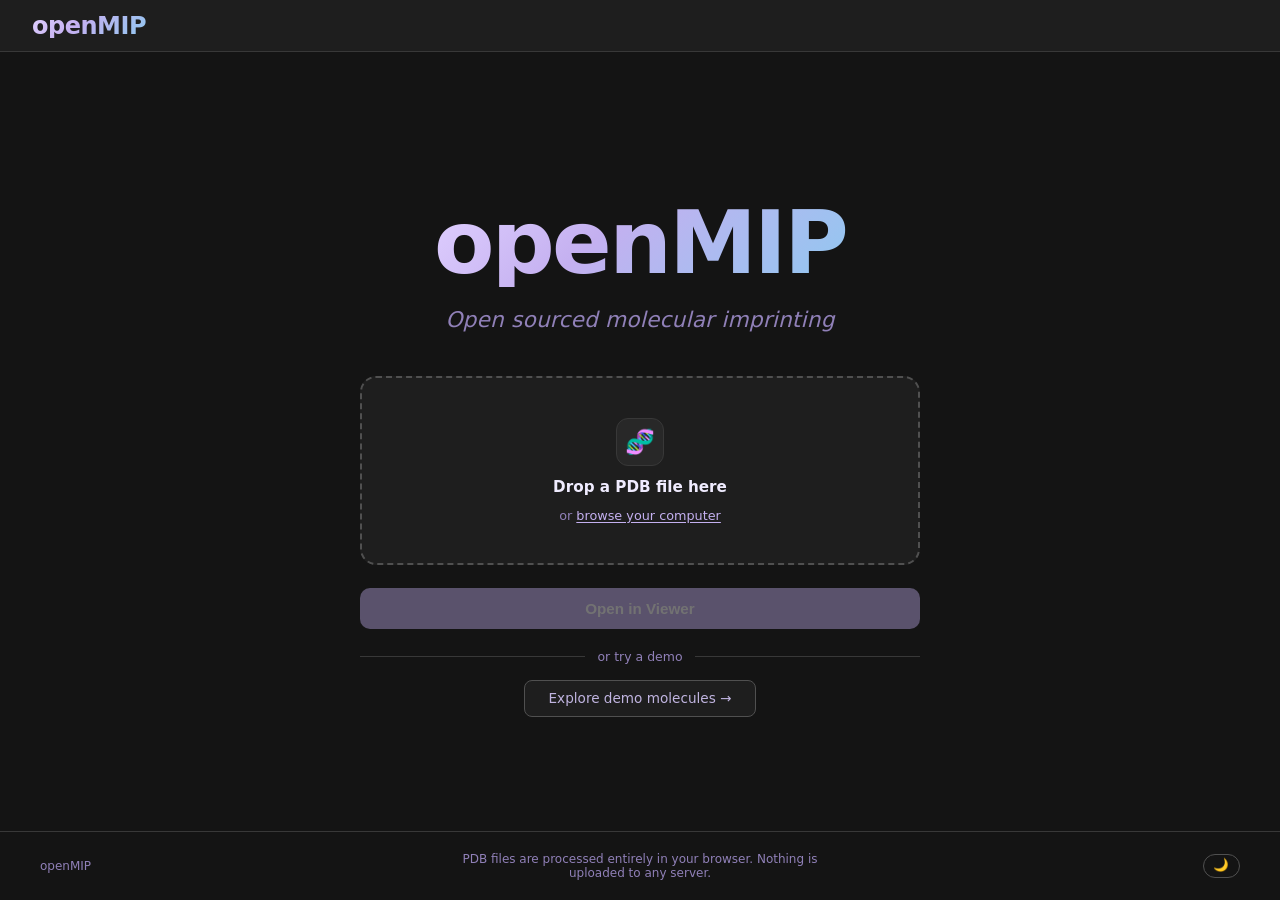
<file: index.html>
<!DOCTYPE html>
<html lang="en">
<head>
  <meta charset="UTF-8" />
  <meta name="viewport" content="width=device-width, initial-scale=1.0" />
  <title>openMIP</title>
  <!-- Apply stored theme before first paint to prevent flash -->
  <script>(function(){if(localStorage.getItem('openMIP-theme')==='light')document.documentElement.classList.add('light');})();</script>
  <link rel="stylesheet" href="src/theme.css" />
  <style>
    /* ── Hero ── */
    .hero {
      flex: 1;
      display: flex;
      flex-direction: column;
      align-items: center;
      justify-content: center;
      padding: 5rem 1.5rem 3rem;
      text-align: center;
      gap: 1.25rem;
    }

    .hero-eyebrow {
      font-size: 0.75rem;
      font-weight: 700;
      letter-spacing: 0.14em;
      text-transform: uppercase;
      color: var(--text-muted);
    }

    .hero h1 {
      font-size: clamp(3rem, 8vw, 5.5rem);
      font-weight: 800;
      letter-spacing: -0.03em;
      line-height: 1;
      background: linear-gradient(135deg, #e0d0ff 0%, #c4b0f0 40%, #90c8f0 100%);
      -webkit-background-clip: text;
      -webkit-text-fill-color: transparent;
      background-clip: text;
    }

    .hero h1 a {
      text-decoration: none;
      color: inherit;
      -webkit-text-fill-color: inherit;
    }

    .hero-tagline {
      font-size: clamp(1rem, 2.5vw, 1.35rem);
      color: var(--text-muted);
      font-style: italic;
      letter-spacing: 0.01em;
    }

    /* ── Upload card ── */
    .upload-card {
      width: 100%;
      max-width: 560px;
      margin-top: 1.5rem;
    }

    .drop-zone {
      border: 2px dashed var(--border-hi);
      border-radius: 16px;
      background: var(--bg-panel);
      padding: 2.5rem 2rem;
      cursor: pointer;
      transition: border-color 0.2s, background 0.2s;
      display: flex;
      flex-direction: column;
      align-items: center;
      gap: 0.75rem;
    }

    .drop-zone:hover,
    .drop-zone.drag-over {
      border-color: var(--accent);
      background: var(--bg-element);
    }

    .drop-icon {
      width: 48px;
      height: 48px;
      border-radius: 12px;
      background: var(--bg-element);
      border: 1px solid var(--border);
      display: flex;
      align-items: center;
      justify-content: center;
      font-size: 1.5rem;
    }

    .drop-primary {
      font-size: 0.95rem;
      font-weight: 600;
      color: var(--text);
    }

    .drop-secondary {
      font-size: 0.8rem;
      color: var(--text-muted);
    }

    .drop-secondary span {
      color: var(--accent);
      cursor: pointer;
      text-decoration: underline;
      text-underline-offset: 2px;
    }

    /* hidden real file input */
    #file-input { display: none; }

    /* selected file name */
    #file-name {
      font-size: 0.78rem;
      color: var(--text-muted);
      min-height: 1.2em;
      text-align: center;
    }

    #file-name.ready { color: var(--accent); font-weight: 600; }

    /* Open button */
    #open-btn {
      margin-top: 0.5rem;
      width: 100%;
      padding: 0.75rem;
      border-radius: 10px;
      border: none;
      background: var(--accent);
      color: #fff;
      font-size: 0.95rem;
      font-weight: 600;
      cursor: pointer;
      transition: background 0.15s, opacity 0.15s;
      opacity: 0.4;
      pointer-events: none;
    }

    #open-btn.enabled {
      opacity: 1;
      pointer-events: auto;
    }

    #open-btn.enabled:hover { background: var(--accent-hi); }

    /* ── Divider ── */
    .divider {
      display: flex;
      align-items: center;
      gap: 0.75rem;
      margin-top: 1.25rem;
      color: var(--text-muted);
      font-size: 0.78rem;
    }

    .divider::before,
    .divider::after {
      content: '';
      flex: 1;
      height: 1px;
      background: var(--border);
    }

    /* Demo link */
    .demo-link {
      display: inline-block;
      margin-top: 1rem;
      padding: 0.6rem 1.5rem;
      border-radius: 8px;
      border: 1.5px solid var(--border-hi);
      color: var(--text-dim);
      font-size: 0.85rem;
      text-decoration: none;
      transition: border-color 0.15s, color 0.15s, background 0.15s;
      background: var(--bg-panel);
    }

    .demo-link:hover {
      border-color: var(--accent);
      color: var(--accent);
      background: var(--bg-element);
    }

    /* ── Footer ── */
    footer {
      padding: 1.25rem 2.5rem;
      border-top: 1px solid var(--border);
      font-size: 0.75rem;
      color: var(--text-muted);
      display: flex;
      align-items: center;
      gap: 1rem;
      justify-content: space-between;
    }

    /* Fixes centering */
    footer > * { flex: 1; }
    footer > :nth-child(2) { text-align: center; }
    footer > :last-child { display: flex; flex: wrap; justify-content: flex-end; flex-shrink: 0;}
  </style>
</head>
<body>

<header>
  <h1><a href="index.html">openMIP</a></h1>
</header>

<main class="hero">
  <!-- <p class="hero-eyebrow">Molecular Interaction Potential</p> -->
  <h1>openMIP</h1>
  <p class="hero-tagline">Open sourced molecular imprinting</p>

  <div class="upload-card">
    <div class="drop-zone" id="drop-zone">
      <div class="drop-icon">&#x1F9EC;</div>
      <p class="drop-primary">Drop a PDB file here</p>
      <p class="drop-secondary">or <span id="browse-link">browse your computer</span></p>
    </div>
    <input type="file" id="file-input" accept=".pdb" />
    <p id="file-name">&nbsp;</p>
    <button id="open-btn">Open in Viewer</button>

    <div class="divider">or try a demo</div>
    <a class="demo-link" href="viewer.html">Explore demo molecules →</a>
  </div>
</main>

<footer>
  <span>openMIP</span>
  <span>PDB files are processed entirely in your browser. Nothing is uploaded to any server.</span>
  <span><button id="theme-toggle" aria-label="Toggle theme"></button></span>
</footer>

<script>
(function () {
  const dropZone   = document.getElementById('drop-zone');
  const fileInput  = document.getElementById('file-input');
  const fileNameEl = document.getElementById('file-name');
  const openBtn    = document.getElementById('open-btn');
  const browseLink = document.getElementById('browse-link');

  let selectedFile = null;

  // ── File selection helpers ──────────────────────────────────────
  function setFile(file) {
    if (!file || !file.name.toLowerCase().endsWith('.pdb')) {
      fileNameEl.textContent = 'Please select a .pdb file.';
      fileNameEl.classList.remove('ready');
      openBtn.classList.remove('enabled');
      selectedFile = null;
      return;
    }
    selectedFile = file;
    fileNameEl.textContent = file.name;
    fileNameEl.classList.add('ready');
    openBtn.classList.add('enabled');
  }

  // ── Browse click ────────────────────────────────────────────────
  browseLink.addEventListener('click', e => {
    e.stopPropagation();
    fileInput.click();
  });

  dropZone.addEventListener('click', () => fileInput.click());

  fileInput.addEventListener('change', () => {
    setFile(fileInput.files[0] || null);
  });

  // ── Drag-and-drop ───────────────────────────────────────────────
  dropZone.addEventListener('dragover', e => {
    e.preventDefault();
    dropZone.classList.add('drag-over');
  });

  ['dragleave', 'dragend'].forEach(ev =>
    dropZone.addEventListener(ev, () => dropZone.classList.remove('drag-over'))
  );

  dropZone.addEventListener('drop', e => {
    e.preventDefault();
    dropZone.classList.remove('drag-over');
    setFile(e.dataTransfer.files[0] || null);
  });

  // ── Open in viewer ──────────────────────────────────────────────
  openBtn.addEventListener('click', () => {
    if (!selectedFile) return;
    const reader = new FileReader();
    reader.onload = e => {
      try {
        // Pass the file to viewer.html via sessionStorage
        sessionStorage.setItem('customPdb', JSON.stringify({
          name: selectedFile.name,
          text: e.target.result,
        }));
        window.location.href = 'viewer.html';
      } catch (err) {
        fileNameEl.textContent = 'Error: file too large for sessionStorage.';
        fileNameEl.classList.remove('ready');
      }
    };
    reader.readAsText(selectedFile);
  });
})();
</script>

<script src="src/theme.js"></script>
</body>
</html>
</file>
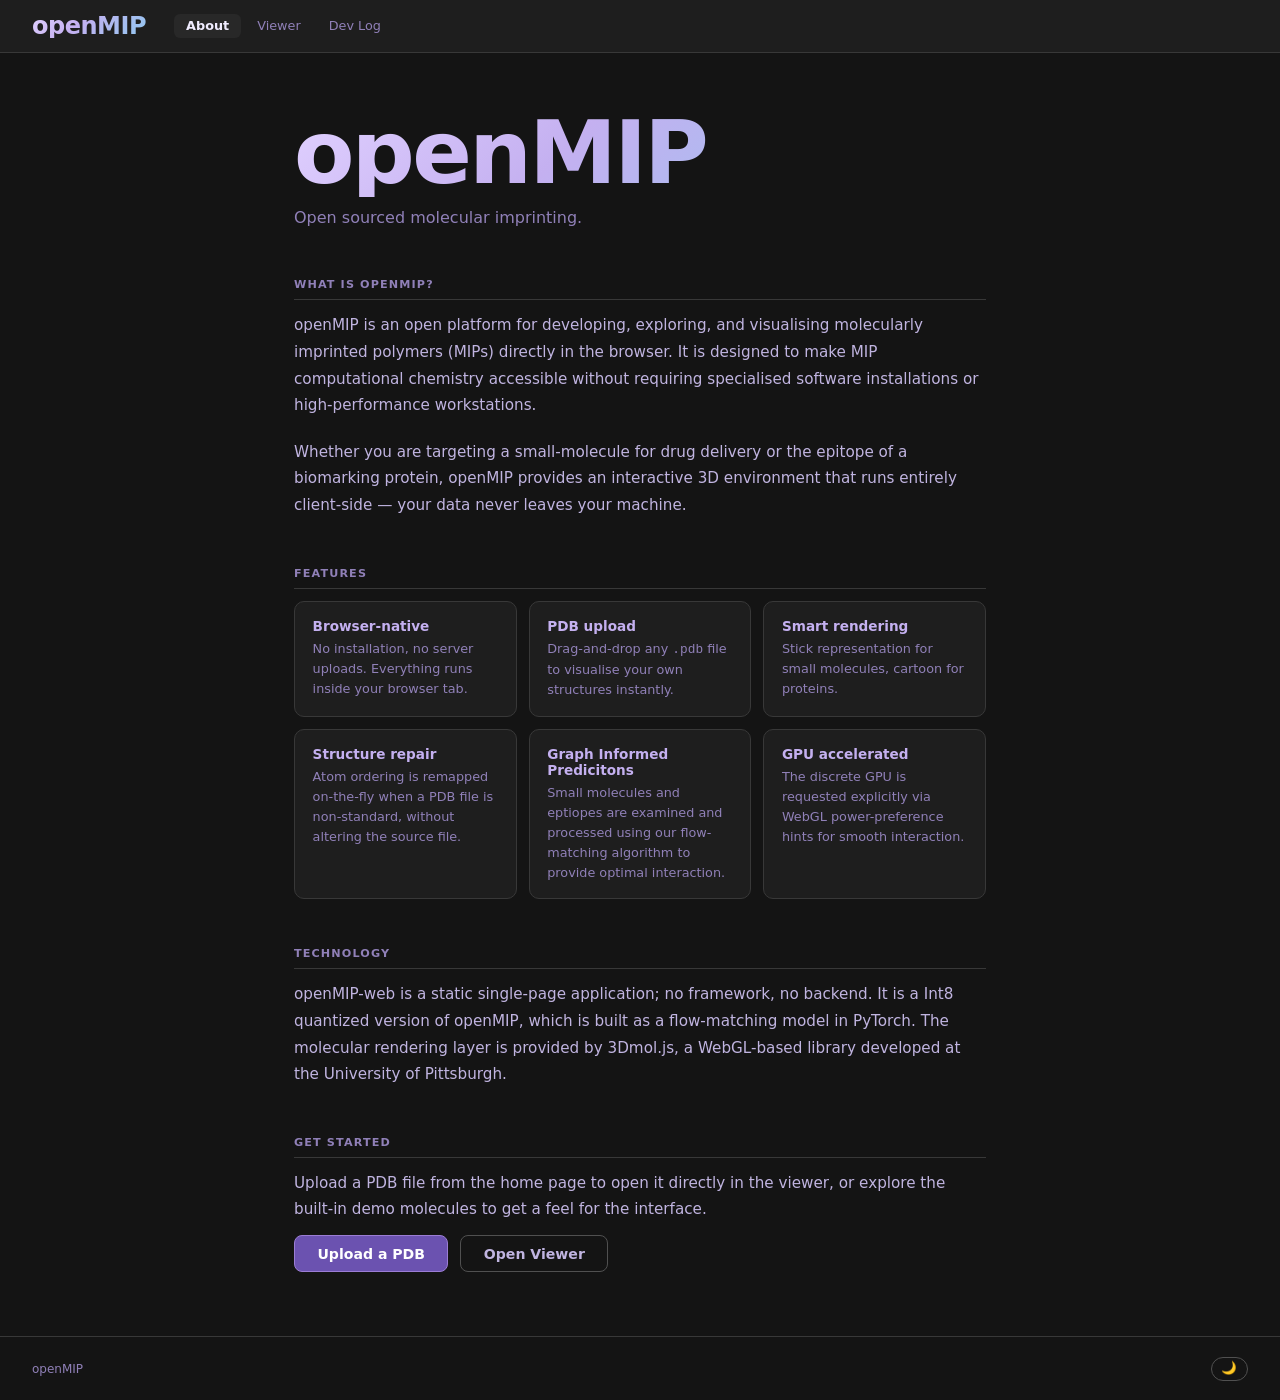
<file: about.html>
<!DOCTYPE html>
<html lang="en">
<head>
  <meta charset="UTF-8" />
  <meta name="viewport" content="width=device-width, initial-scale=1.0" />
  <title>About — openMIP</title>
  <!-- Apply stored theme before first paint to prevent flash -->
  <script>(function(){if(localStorage.getItem('openMIP-theme')==='light')document.documentElement.classList.add('light');})();</script>
  <link rel="stylesheet" href="src/theme.css" />
  <style>
    /* ── Content ── */
    main {
      flex: 1;
      max-width: 740px;
      width: 100%;
      margin: 0 auto;
      padding: 3.5rem 1.5rem 4rem;
      display: flex;
      flex-direction: column;
      gap: 3rem;
    }

    /* Page hero title */
    .page-hero {
      font-size: clamp(3rem, 8vw, 5.5rem);
      font-weight: 800;
      letter-spacing: -0.03em;
      line-height: 1;
      background: linear-gradient(135deg, #e0d0ff 0%, #c4b0f0 40%, #90c8f0 100%);
      -webkit-background-clip: text;
      -webkit-text-fill-color: transparent;
      background-clip: text;
    }

    .page-subtitle {
      margin-top: 0.5rem;
      font-size: 1rem;
      color: var(--text-muted);
      line-height: 1.6;
    }

    /* Sections */
    section { display: flex; flex-direction: column; gap: 0.75rem; }

    section h2 {
      font-size: 0.7rem;
      font-weight: 700;
      letter-spacing: 0.1em;
      text-transform: uppercase;
      color: var(--text-muted);
      padding-bottom: 0.5rem;
      border-bottom: 1px solid var(--border);
    }

    section p {
      font-size: 0.95rem;
      color: var(--text-dim);
      line-height: 1.75;
    }

    section p + p { margin-top: 0.5rem; }

    /* Feature grid */
    .feature-grid {
      display: grid;
      grid-template-columns: repeat(auto-fill, minmax(200px, 1fr));
      gap: 0.75rem;
    }

    .feature-card {
      background: var(--bg-panel);
      border: 1px solid var(--border);
      border-radius: 10px;
      padding: 1rem 1.1rem;
    }

    .feature-card h3 {
      font-size: 0.85rem;
      font-weight: 600;
      color: var(--accent);
      margin-bottom: 0.35rem;
    }

    .feature-card p {
      font-size: 0.8rem;
      color: var(--text-muted);
      line-height: 1.55;
    }

    /* Tech stack pills */
    .pill-row {
      display: flex;
      flex-wrap: wrap;
      gap: 0.5rem;
    }

    .pill {
      padding: 0.25rem 0.75rem;
      border-radius: 999px;
      font-size: 0.78rem;
      background: var(--bg-element);
      border: 1px solid var(--border);
      color: var(--text-dim);
    }

    /* CTA */
    .cta-row {
      display: flex;
      gap: 0.75rem;
      flex-wrap: wrap;
    }

    .cta-btn {
      padding: 0.6rem 1.4rem;
      border-radius: 8px;
      font-size: 0.88rem;
      font-weight: 600;
      text-decoration: none;
      transition: background 0.15s, border-color 0.15s;
    }

    .cta-primary {
      background: var(--btn-active-bg);
      border: 1.5px solid var(--btn-active-border);
      color: #fff;
    }

    .cta-primary:hover { background: #5a4298; }

    .cta-secondary {
      background: transparent;
      border: 1.5px solid var(--border-hi);
      color: var(--text-dim);
    }

    .cta-secondary:hover {
      border-color: var(--accent);
      color: var(--accent);
    }

    /* Footer */
    footer {
      padding: 1.25rem 2rem;
      border-top: 1px solid var(--border);
      font-size: 0.75rem;
      color: var(--text-muted);
      display: flex;
      justify-content: space-between;
      align-items: center;
      gap: 1rem;
    }
  </style>
</head>
<body>

<header>
  <h1><a href="index.html">openMIP</a></h1>
  <nav class="nav-tabs">
    <a class="nav-tab active" href="about.html">About</a>
    <a class="nav-tab" href="viewer.html">Viewer</a>
    <!-- <a class="nav-tab" href="devices.html">Devices</a> -->
    <a class="nav-tab" href="dev.html">Dev Log</a>
  </nav>
</header>

<main>

  <div>
    <h1 class="page-hero">openMIP</h1>
    <p class="page-subtitle">Open sourced molecular imprinting.</p>
  </div>

  <section>
    <h2>What is openMIP?</h2>
    <p>
      openMIP is an open platform for developing, exploring, and visualising molecularly imprinted
      polymers (MIPs) directly in the browser. It is designed to make MIP computational chemistry 
      accessible without requiring specialised software installations or high-performance workstations.
    </p>
    <p>
      Whether you are targeting a small-molecule for drug delivery or the epitope of
      a biomarking protein, openMIP provides an interactive 3D environment
      that runs entirely client-side — your data never leaves your machine.
    </p>
  </section>

  <section>
    <h2>Features</h2>
    <div class="feature-grid">
      <div class="feature-card">
        <h3>Browser-native</h3>
        <p>No installation, no server uploads. Everything runs inside your browser tab.</p>
      </div>
      <div class="feature-card">
        <h3>PDB upload</h3>
        <p>Drag-and-drop any <code>.pdb</code> file to visualise your own structures instantly.</p>
      </div>
      <div class="feature-card">
        <h3>Smart rendering</h3>
        <p>Stick representation for small molecules, cartoon for proteins.</p>
      </div>
      <div class="feature-card">
        <h3>Structure repair</h3>
        <p>Atom ordering is remapped on-the-fly when a PDB file is non-standard, without altering the source file.</p>
      </div>
      <div class="feature-card">
        <h3>Graph Informed Predicitons</h3>
        <p>Small molecules and eptiopes are examined and processed using our flow-matching algorithm to provide optimal interaction.</p>
      </div>
      <div class="feature-card">
        <h3>GPU accelerated</h3>
        <p>The discrete GPU is requested explicitly via WebGL power-preference hints for smooth interaction.</p>
      </div>
    </div>
  </section>

  <section>
    <h2>Technology</h2>
    <p>
      openMIP-web is a static single-page application; no framework, no backend. It is a Int8 quantized
      version of openMIP, which is built as a flow-matching model in PyTorch. 
      The molecular rendering layer is provided by 3Dmol.js, a WebGL-based library developed
      at the University of Pittsburgh.
    </p>
  </section>

  <section>
    <h2>Get started</h2>
    <p>
      Upload a PDB file from the home page to open it directly in the viewer, or
      explore the built-in demo molecules to get a feel for the interface.
    </p>
    <div class="cta-row">
      <a class="cta-btn cta-primary" href="index.html">Upload a PDB</a>
      <a class="cta-btn cta-secondary" href="viewer.html">Open Viewer</a>
    </div>
  </section>

</main>

<footer>
  <span>openMIP</span>
  <button id="theme-toggle" aria-label="Toggle theme"></button>
</footer>

<script src="src/theme.js"></script>
</body>
</html>
</file>
<file: src/theme.css>
/* ── openMIP shared theme ── */

*, *::before, *::after { box-sizing: border-box; margin: 0; padding: 0; }

/* ── Dark theme (default) ── */
:root {
  --bg-page:           #141414;
  --bg-panel:          #1e1e1e;
  --bg-element:        #282828;
  --border:            #383838;
  --border-hi:         #505050;
  --text:              #f0ecff;
  --text-muted:        #9080b8;
  --text-dim:          #c0b4e0;
  --accent:            #c4b0f0;
  --accent-hi:         #a890d8;
  --btn-active-bg:     #6b52b0;
  --btn-active-border: #9b7dd4;
  --viewer-bg-hex:     0x141414;
}

/* ── Light theme ── */
/* Applied via html.light so a tiny inline <head> script can set it
   before first paint, preventing a flash of the wrong theme. */
html.light {
  --bg-page:           #f4f0fb;
  --bg-panel:          #ffffff;
  --bg-element:        #ece6f8;
  --border:            #d5c9f0;
  --border-hi:         #b8a7e0;
  --text:              #2d1f5e;
  --text-muted:        #9080b8;
  --text-dim:          #6657a0;
  --accent:            #8b6fd4;
  --accent-hi:         #7a5fc0;
  --btn-active-bg:     #9b7dd4;
  --btn-active-border: #c4b0f0;
  --viewer-bg-hex:     0xf4f0fb;
}

/* ── Base ── */
body {
  font-family: 'Segoe UI', system-ui, sans-serif;
  background: var(--bg-page);
  color: var(--text);
  height: 100vh;
  display: flex;
  flex-direction: column;
  transition: background 0.2s, color 0.2s;
  overflow: hidden;
}

/* ── Header ── */
header {
  padding: 0.85rem 2rem;
  background: var(--bg-panel);
  border-bottom: 1px solid var(--border);
  display: flex;
  align-items: center;
  gap: 1.25rem;
}

header h1 {
  font-size: 1.5rem;
  font-weight: 800;
  letter-spacing: -0.02em;
  line-height: 1;
  background: linear-gradient(135deg, #e0d0ff 0%, #c4b0f0 40%, #90c8f0 100%);
  -webkit-background-clip: text;
  -webkit-text-fill-color: transparent;
  background-clip: text;
  /* Fallback for browsers without background-clip:text */
  color: var(--accent);
}

header h1 a {
  text-decoration: none;
  color: inherit;
  -webkit-text-fill-color: inherit;
}

/* ── Nav tabs ── */
.nav-tabs {
  display: flex;
  align-items: center;
  gap: 0.25rem;
  margin-left: 0.5rem;
}

.nav-tab {
  padding: 0.3rem 0.75rem;
  font-size: 0.8rem;
  border-radius: 6px;
  text-decoration: none;
  color: var(--text-muted);
  transition: background 0.15s, color 0.15s;
}

.nav-tab:hover {
  background: var(--bg-element);
  color: var(--text);
}

.nav-tab.active {
  background: var(--bg-element);
  color: var(--text);
  font-weight: 600;
}

/* ── Theme toggle button ── */
#theme-toggle {
  background: none;
  border: 1px solid var(--border-hi);
  border-radius: 999px;
  padding: 0.15rem 0.6rem;
  font-size: 0.78rem;
  color: var(--text-muted);
  cursor: pointer;
  transition: border-color 0.15s, color 0.15s;
  line-height: 1.4;
  flex-shrink: 0;
}

#theme-toggle:hover {
  border-color: var(--accent);
  color: var(--text);
}
</file>
